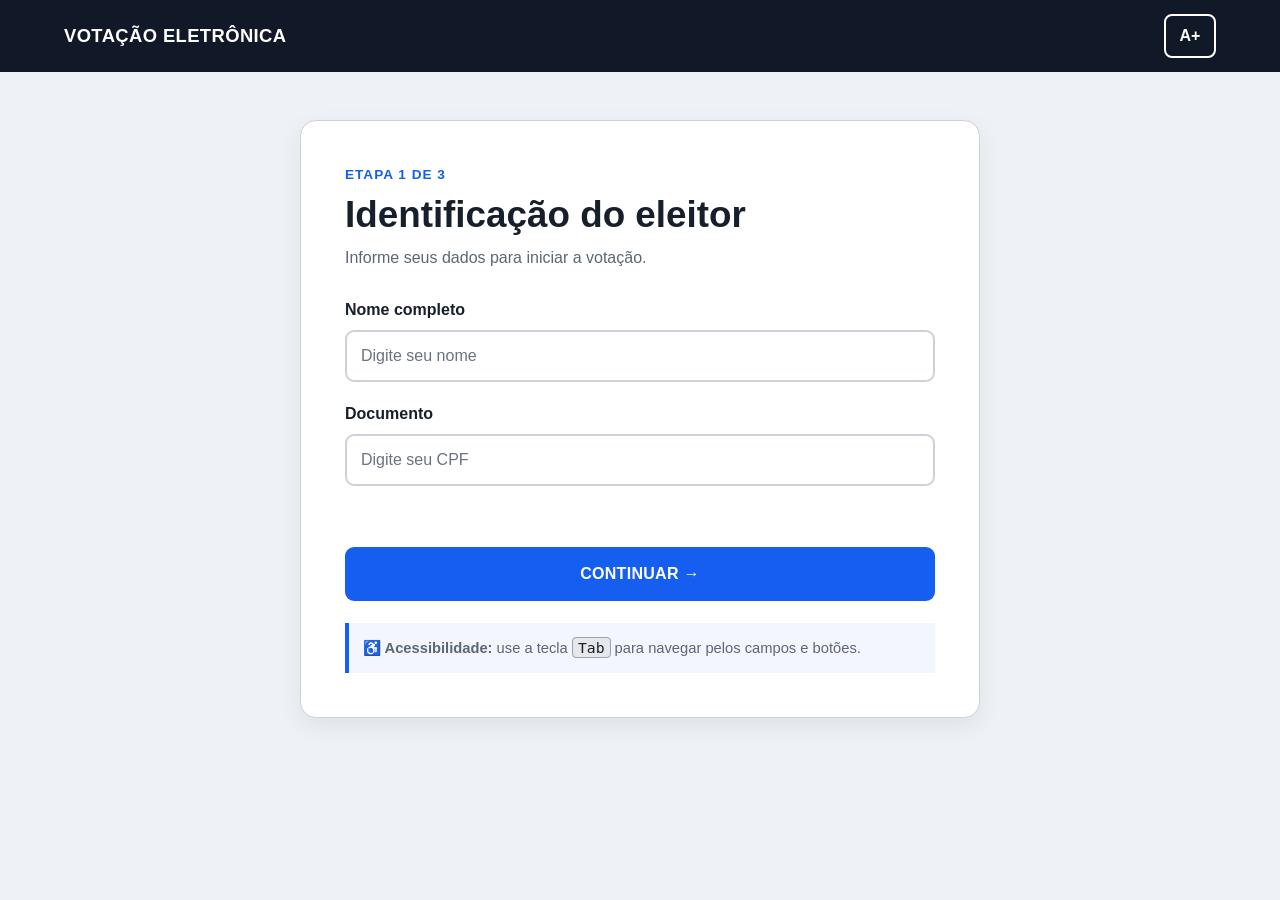
<file: index.html>
<!DOCTYPE html>
<html lang="pt-BR">
<head>
  <meta charset="UTF-8">
  <meta name="viewport" content="width=device-width, initial-scale=1.0">
  <meta name="description" content="Sistema de votação eletrônica acessível e responsivo">
  <title>Votação Eletrônica - Identificação</title>
  <link rel="stylesheet" href="css/style.css">
</head>
<body>
  <header class="topbar">
    <div class="brand">VOTAÇÃO ELETRÔNICA</div>
    <button id="fontBtn" class="accessibility-btn" type="button" aria-label="Aumentar tamanho do texto">A+</button>
  </header>

  <main class="page">
    <section class="card" aria-labelledby="titulo">
      <div class="step">ETAPA 1 DE 3</div>
      <h1 id="titulo">Identificação do eleitor</h1>
      <p class="subtitle">Informe seus dados para iniciar a votação.</p>

      <form id="identificacaoForm" novalidate>
        <div class="field">
          <label for="nome">Nome completo</label>
          <input id="nome" name="nome" type="text" autocomplete="name"
                 placeholder="Digite seu nome" required>
        </div>

        <div class="field">
          <label for="documento">Documento</label>
          <input id="documento" name="documento" type="text"
                 inputmode="numeric" autocomplete="off"
                 placeholder="Digite seu CPF" maxlength="14" required>
        </div>

        <div id="mensagem" class="message" role="alert" aria-live="polite"></div>

        <button class="primary-btn" type="submit">CONTINUAR →</button>
      </form>

      <div class="accessibility-note">
        <strong>♿ Acessibilidade:</strong> use a tecla <kbd>Tab</kbd> para navegar pelos campos e botões.
      </div>
    </section>
  </main>

  <script src="js/api.js"></script>
  <script src="js/identificacao.js"></script>
</body>
</html>
</file>
<file: css/style.css>
:root {
  --bg: #eef1f5;
  --card: #ffffff;
  --text: #17202a;
  --muted: #5c6773;
  --border: #cbd2d9;
  --primary: #155eef;
  --primary-dark: #0b46bd;
  --success: #16803c;
  --danger: #b42318;
  --focus: #ffb000;
  --dark-key: #202a36;
  --dark-key-hover: #303c4b;
}

* { box-sizing: border-box; }

html {
  font-size: 16px;
  scroll-behavior: smooth;
}

body {
  margin: 0;
  min-height: 100vh;
  background: var(--bg);
  color: var(--text);
  font-family: Arial, Helvetica, sans-serif;
  line-height: 1.5;
}

button, input { font: inherit; }
button { cursor: pointer; }

button:focus-visible,
input:focus-visible {
  outline: 4px solid var(--focus);
  outline-offset: 2px;
}

.topbar {
  min-height: 72px;
  padding: 12px 5%;
  display: flex;
  align-items: center;
  justify-content: space-between;
  background: #111827;
  color: white;
}

.brand {
  font-size: 1.15rem;
  font-weight: 800;
  letter-spacing: .4px;
}

.accessibility-btn {
  border: 2px solid white;
  background: transparent;
  color: white;
  border-radius: 8px;
  min-width: 52px;
  min-height: 44px;
  font-weight: 800;
}

.page {
  width: min(680px, 92%);
  margin: 48px auto;
}

.urna-layout {
  width: min(1180px, 94%);
  margin: 32px auto;
  display: grid;
  grid-template-columns: minmax(0, 1.4fr) minmax(300px, .8fr);
  gap: 24px;
}

.card {
  background: var(--card);
  border: 1px solid var(--border);
  border-radius: 16px;
  padding: clamp(24px, 4vw, 44px);
  box-shadow: 0 8px 25px rgba(0,0,0,.07);
}

.voting-card { min-width: 0; }

.step {
  color: var(--primary);
  font-weight: 800;
  font-size: .85rem;
  letter-spacing: 1px;
  margin-bottom: 8px;
}

h1, h2 {
  margin: 0 0 8px;
  line-height: 1.2;
}

h1 { font-size: clamp(1.7rem, 4vw, 2.3rem); }
h2 { font-size: 1.45rem; }

.subtitle {
  color: var(--muted);
  margin: 0 0 28px;
}

.field { margin-bottom: 20px; }

label {
  display: block;
  font-weight: 700;
  margin-bottom: 8px;
}

input {
  width: 100%;
  min-height: 52px;
  border: 2px solid var(--border);
  border-radius: 9px;
  padding: 12px 14px;
  color: var(--text);
  background: white;
}

input::placeholder { color: #6b7280; }

.primary-btn {
  width: 100%;
  min-height: 54px;
  margin-top: 8px;
  border: 0;
  border-radius: 9px;
  background: var(--primary);
  color: white;
  font-weight: 800;
  letter-spacing: .3px;
  padding: 12px 18px;
}

.primary-btn:hover:not(:disabled) {
  background: var(--primary-dark);
}

.primary-btn:disabled {
  cursor: not-allowed;
  opacity: .5;
}

.accessibility-note {
  margin-top: 22px;
  padding: 14px;
  border-left: 4px solid var(--primary);
  background: #f3f6ff;
  color: var(--muted);
  font-size: .92rem;
}

kbd {
  background: #e5e7eb;
  border: 1px solid #9ca3af;
  border-radius: 4px;
  padding: 1px 5px;
  color: var(--text);
}

.message {
  min-height: 25px;
  margin: 8px 0;
  font-weight: 700;
}

.message.error { color: var(--danger); }
.message.success { color: var(--success); }

/* ------------------------------
   URNA / TECLADO
------------------------------ */

.urna-screen {
  border: 3px solid #303944;
  border-radius: 8px;
  background: #1a222d;
  color: white;
  min-height: 105px;
  padding: 14px 18px;
  display: flex;
  flex-direction: column;
  align-items: center;
  justify-content: center;
  box-shadow: inset 0 0 0 2px #0c1118;
}

.screen-label {
  font-size: .75rem;
  letter-spacing: 1.2px;
  color: #cbd5e1;
  font-weight: 800;
}

.typed-number {
  display: block;
  min-width: 100px;
  margin-top: 2px;
  text-align: center;
  font-size: 3.1rem;
  line-height: 1;
  font-weight: 900;
  letter-spacing: 8px;
}

.candidate-preview {
  margin: 18px 0;
  padding: 14px;
  display: grid;
  grid-template-columns: 125px 1fr;
  gap: 18px;
  align-items: center;
  border: 3px solid var(--primary);
  border-radius: 12px;
  background: #eef4ff;
}

.candidate-preview[hidden] {
  display: none;
}

.candidate-preview img {
  width: 125px;
  height: 125px;
  object-fit: cover;
  object-position: center top;
  border-radius: 8px;
  border: 2px solid #9db8e8;
  background: #ddd;
}

.candidate-info {
  display: grid;
  gap: 4px;
}

.candidate-number {
  font-size: 2.4rem;
  line-height: 1;
  font-weight: 900;
  color: var(--primary);
}

.candidate-name-large {
  font-size: 1.35rem;
  font-weight: 900;
}

.keypad {
  width: min(360px, 100%);
  margin: 20px auto;
  display: grid;
  grid-template-columns: repeat(3, 1fr);
  gap: 10px;
}

.key {
  min-height: 66px;
  border: 2px solid #52606d;
  border-radius: 7px;
  background: var(--dark-key);
  color: white;
  font-size: 1.8rem;
  font-weight: 900;
  box-shadow: 0 3px 0 #111820;
}

.key:hover {
  background: var(--dark-key-hover);
}

.key:active {
  transform: translateY(2px);
  box-shadow: none;
}

.urna-actions {
  display: grid;
  grid-template-columns: 1fr 1fr;
  gap: 12px;
  margin-top: 14px;
}

.correct-btn,
.confirm-btn {
  min-height: 58px;
  border: 0;
  border-radius: 7px;
  font-weight: 900;
  letter-spacing: .4px;
}

.correct-btn {
  background: #e5484d;
  color: white;
}

.correct-btn:hover:not(:disabled) {
  background: #c9363b;
}

.confirm-btn {
  background: #12a86b;
  color: white;
}

.confirm-btn:hover:not(:disabled) {
  background: #078653;
}

.confirm-btn:disabled,
.correct-btn:disabled {
  cursor: not-allowed;
  opacity: .5;
}

.selected-box {
  min-height: 56px;
  border-radius: 9px;
  background: #f5f6f8;
  border: 1px solid var(--border);
  padding: 14px;
  font-weight: 700;
  margin-top: 16px;
}

.results {
  display: grid;
  gap: 16px;
  margin-top: 20px;
}

.result-row {
  display: grid;
  gap: 6px;
}

.result-head {
  display: flex;
  justify-content: space-between;
  gap: 12px;
  font-weight: 800;
}

.bar {
  height: 18px;
  border-radius: 20px;
  background: #e5e7eb;
  overflow: hidden;
}

.bar-fill {
  height: 100%;
  width: 0;
  background: var(--primary);
  transition: width .4s ease;
}

.success-card { text-align: center; }

.success-icon {
  width: 84px;
  height: 84px;
  margin: 0 auto 20px;
  border-radius: 50%;
  display: grid;
  place-items: center;
  background: #e8f7ee;
  color: var(--success);
  font-size: 3rem;
  font-weight: 900;
}

.voter-name {
  font-size: 1.5rem;
  font-weight: 900;
  margin: 20px 0 4px;
}

.success-text {
  color: var(--success);
  font-weight: 800;
  margin-bottom: 22px;
}

.sound-status {
  margin: 22px 0;
  padding: 14px;
  border-radius: 8px;
  background: #f5f6f8;
  color: var(--muted);
}

@media (max-width: 800px) {
  .urna-layout {
    grid-template-columns: 1fr;
  }

  .results-card {
    order: 2;
  }
}

@media (max-width: 520px) {
  .topbar { min-height: 64px; }

  .brand { font-size: .95rem; }

  .page { margin: 24px auto; }

  .urna-layout { margin: 20px auto; }

  .card { padding: 22px; }

  .candidate-preview {
    grid-template-columns: 95px 1fr;
    gap: 12px;
  }

  .candidate-preview img {
    width: 95px;
    height: 105px;
  }

  .candidate-number {
    font-size: 2rem;
  }

  .candidate-name-large {
    font-size: 1.1rem;
  }

  .keypad {
    gap: 8px;
  }

  .key {
    min-height: 58px;
    font-size: 1.6rem;
  }

  .urna-actions {
    grid-template-columns: 1fr 1fr;
  }
}

@media (prefers-reduced-motion: reduce) {
  * {
    scroll-behavior: auto !important;
    transition: none !important;
  }

  .key:active {
    transform: none;
  }
}
</file>
